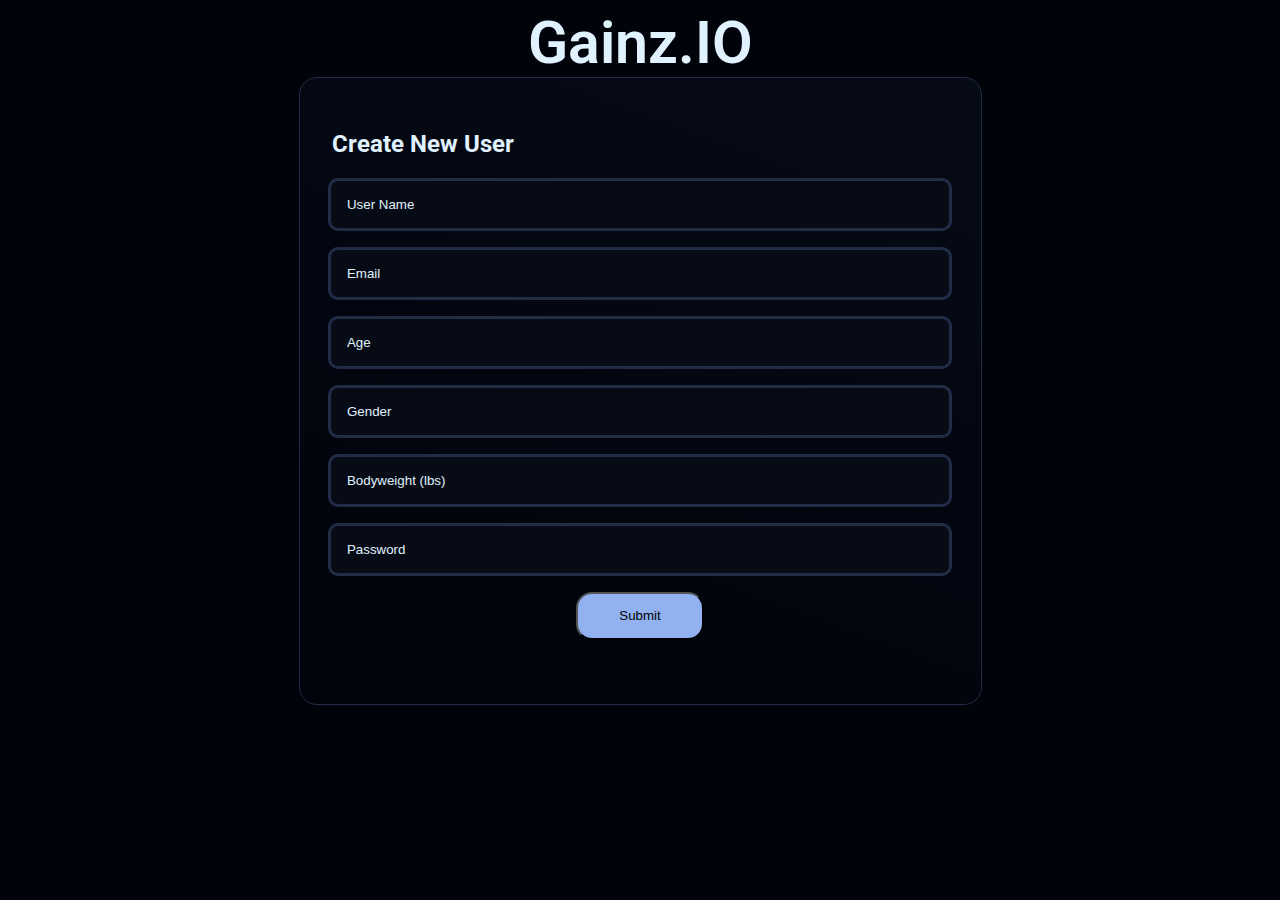
<file: gains/src/main/resources/static/index.html>
<!DOCTYPE html>
<html lang="en">
<head>
  <meta name="viewport" content="width=device-width, initial-scale=1.0">
  <meta charset="UTF-8" />
  <title>Gains App</title>
  <link rel="stylesheet" href="style.css">

  <link rel="preconnect" href="https://fonts.googleapis.com">
  <link rel="preconnect" href="https://fonts.gstatic.com" crossorigin>
  <link href="https://fonts.googleapis.com/css2?family=Roboto:ital,wght@0,100..900;1,100..900&display=swap" rel="stylesheet">

</head>
<body>
  <container>
    <nav class="navbar">
    <div class="navdiv">
      <div class="logo"><a href="#">Gainz.IO</a></div>

     
 
  <div class="create-user-card">
    <h2>Create New User</h2>
  
    <form id="user-form" class="center-input-section">
      <input name="userName" type="text" placeholder="User Name" />
      <input name="email" type="email" placeholder="Email" />
      <input name="age" type="number" placeholder="Age" />
      <input name="gender" type="text" placeholder="Gender" />
      <input name="bodyweight" type="number" placeholder="Bodyweight (lbs)" />
      <input name="passWord" type="password" placeholder="Password" />
  
      <button class="submit">Submit</button>
      <p id="message"></p>
    </form>
  </div>

  <script src="./createUser.js"></script> 

</body>
</html>
</file>
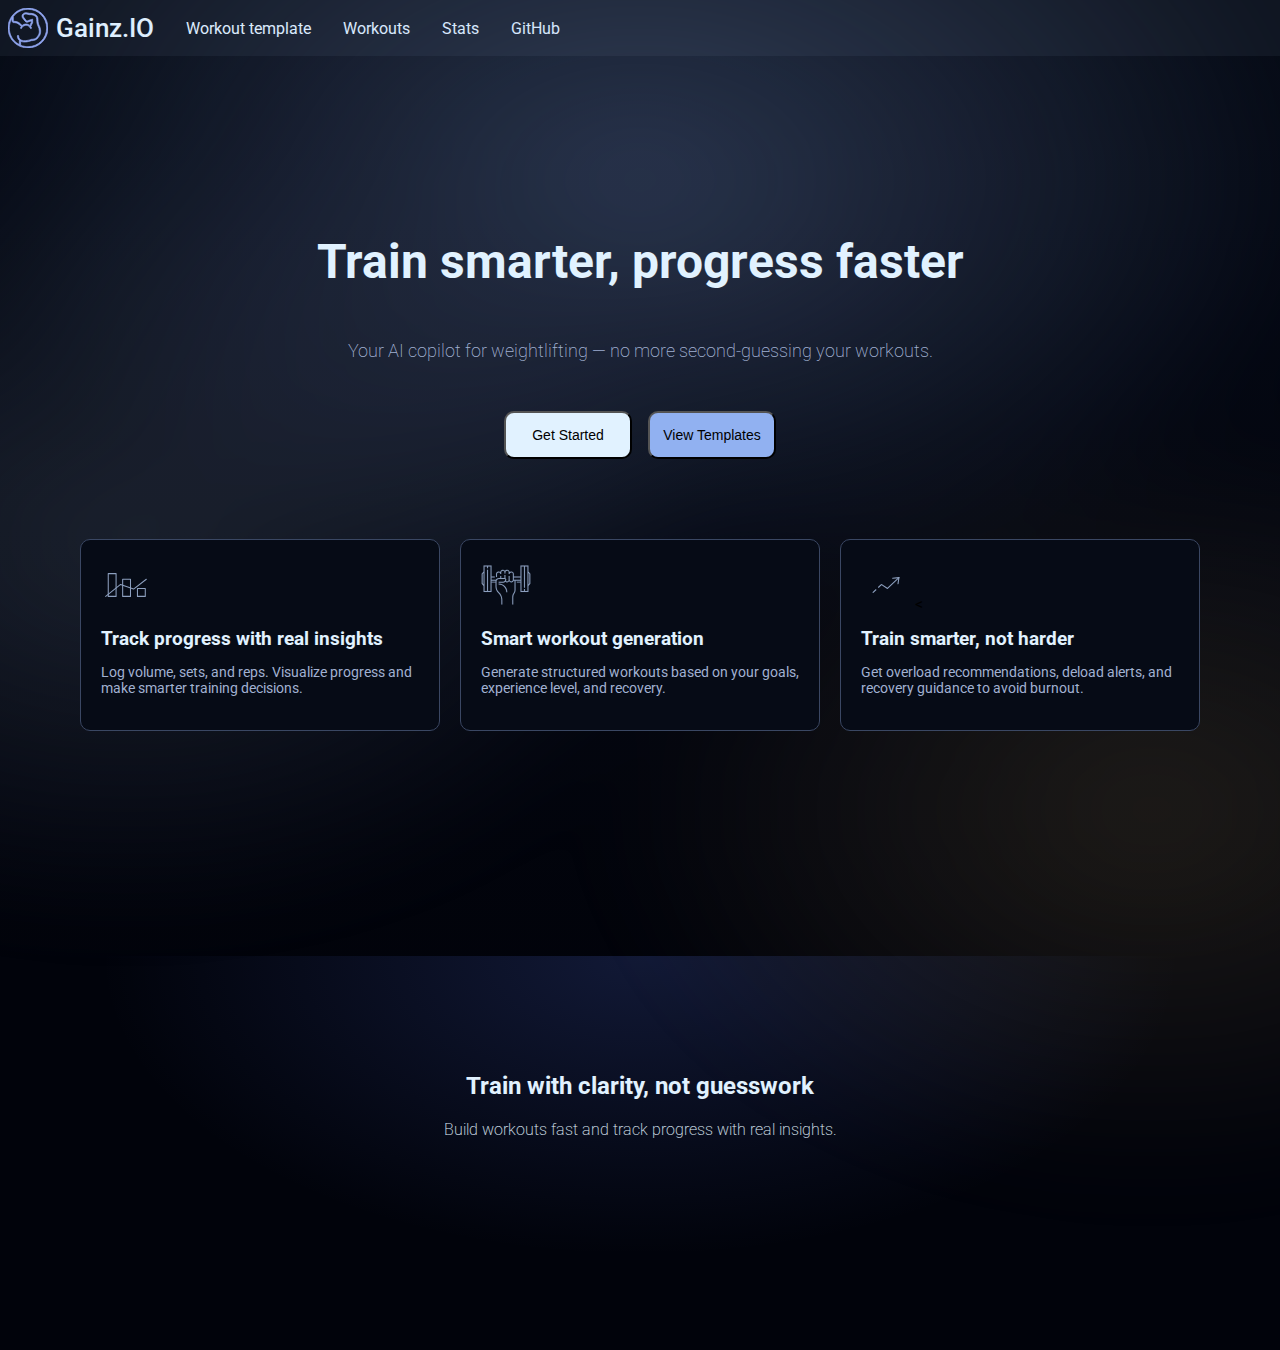
<file: gains/src/main/resources/static/homepage.html>
<!DOCTYPE html>
<html lang="en">

<head>
  <meta name="viewport" content="width=device-width, initial-scale=1.0">
  <meta charset="UTF-8" />
  <title>Gains App</title>
  <link rel="stylesheet" href="homepage-style.css">

  <link rel="preconnect" href="https://fonts.googleapis.com">
  <link rel="preconnect" href="https://fonts.gstatic.com" crossorigin>
  <link href="https://fonts.googleapis.com/css2?family=Roboto:ital,wght@0,100..900;1,100..900&display=swap"
    rel="stylesheet">

</head>

<body>
  <container>
    <nav>
      <div class="navdiv">
        <div class="logo"><a href="#"> <img src="muscle.svg"> Gainz.IO </a></div>
        <ul class="nav-links">
          <li> <a href="#workout templates" class="navtext">Workout template</a></li>
          <li> <a href="#workouts" class="navtext">Workouts</a></li>
          <li> <a href="#stats" class="navtext">Stats</a></li>
          <li> <a href="#github" class="navtext">GitHub</a></li>
        </ul>
      </div>
    </nav>
    <div class="hero-section">
      <h1>Train smarter, progress faster</h1>
      <p>Your AI copilot for weightlifting — no more second-guessing your workouts.</p>
      <div class="hero-action">
        <button class="get-started"> <text class="button-text">Get Started</text></button>
        <button class="view-templates"><text class="button-text">View Templates</text></button>
      </div>
      <div class="three-features">
        <div class="feature-card">
          <img src="analytics.svg" alt="Analytics icon" class="feature-icon">
          <h1>Track progress with real insights</h1>
          <p>Log volume, sets, and reps.
            Visualize progress and make smarter training decisions.</p>
        </div>
        <div class="feature-card">
          <img src="workout-plan.svg" alt="workout-plan icon" class="feature-icon">
          <h1>Smart workout generation</h1>
          <p>
            Generate structured workouts based on your goals,
            experience level, and recovery.
          </p>
        </div>
        <div class="feature-card">
            <img src="trending.svg" alt="trending icon" class="feature-icon">
          <<h1>Train smarter, not harder</h1>
            <p>
              Get overload recommendations, deload alerts,
              and recovery guidance to avoid burnout.
            </p>
        </div>
      </div>
    </div>

    <section class="proof-section">
  <div class="proof-div">
      <h2>Train with clarity, not guesswork</h2>
      <p>Build workouts fast and track progress with real insights.</p>
    </div>

    <div class="split-right">
    </div>
  </div>
</section>




  </container>



</body>

</html>
</file>
<file: gains/src/main/resources/static/style.css>
body {
    background-color: var(--bg-dark);
    font-family: 'Roboto', system-ui, -apple-system, BlinkMacSystemFont, sans-serif;
}

*{
  text-decoration: none;
}

.logo a{
  font-size: 59px;
  font-weight: 600;
  color: var(--text);
}

.navbar{
  padding-right: 15px;
  padding-left: 15px;
}

.navdiv {
  display: flex;
  align-items: center;
  justify-content: space-between;
  flex-direction: column;
}

li{
  list-style: none;
  display: inline;
}

.navtext{
  color: var(--text);
  font-size: 18px;
  font-weight: bold;
  margin-right: 25px;
}

.nav-links a:hover {
  color: var(--text-muted);
}

.submit {
  margin: auto 0;
  background-color: var(--primary);
  border-radius: 1rem;
  width: 8rem;
  height: 3rem;
}

.submit:hover {
  box-shadow: 0 0 12px rgba(120, 160, 255, 0.4);
}

.form-container {
  margin: 0 auto;
}

.create-user-card {
  width: 50%;
  margin: 0 auto;
  padding: 2rem;
  padding-bottom: 1rem;
  background: linear-gradient(200deg, var(--bg), var(--bg-dark));
  border: 1px solid var(--border-muted);
  border-radius: 18px;
}

.create-user-card input{
  color: var(--text-muted);
}


  h1, h2{
    color: var(--text);
  }

  .text-input{
    color: var(--text);
  }

  

  .center-input-section {
    display: flex;
    flex-direction: column;
    gap: 1rem;
    align-items: center;
  }

  .input-field {
    color: var(--text);
  }

  .button-text {
    font-size: large;
    font-weight: 100;
  }

  input {
    background: var(--bg);
    border: solid var(--border-muted);
    border-radius: 10px;
    padding: 1rem;
    outline: none;
    box-shadow: none;
    width: 95%;
  }

  input:focus-visible {
    border-color: var(--highlight);
  }

  .container {
    width: 100%;
    padding: 1rem;
  }

  .create-user-card input::-webkit-input-placeholder {
    color: var(--text);
  }
  .create-user-card input::-moz-placeholder {
    color: var(--text);
  }
  .create-user-card input:-ms-input-placeholder {
    color: var(--text);
  }
  .create-user-card input::placeholder {
    color: var(--text);
  }
  

  @media (min-width: 567px) {
    /* Styles applied when viewport is 768px or wider */
    .container {
      max-width: 540px;
      margin:0 auto;
      
    }
  }

  @media (min-width: 768px) {
    /* Styles applied when viewport is 768px or wider */
    .container {
      max-width: 720px;
      margin:0 auto;

    }
   
  }

  @media (min-width: 992px) {
    /* Styles applied when viewport is 768px or wider */
    .container {
      max-width: 960px;
    }
  }

  @media (min-width: 1200px) {
    .container {
      max-width: 1140px;
    }
  }


  /* Chrome, Safari, Edge */
input[type="number"]::-webkit-inner-spin-button,
input[type="number"]::-webkit-outer-spin-button {
  -webkit-appearance: none;
  margin: 0;
}

/* Firefox */
input[type="number"] {
  -moz-appearance: textfield;
}


.create-user-card input[type="number"]::-webkit-inner-spin-button,
.create-user-card input[type="number"]::-webkit-outer-spin-button {
  -webkit-appearance: none;
  margin: 0;
}

.create-user-card input[type="number"] {
  -moz-appearance: textfield;
}

  :root {
    /* hsl (fallback color) */
    --bg-dark: hsl(228 79% 2%);
    --bg: hsl(222 55% 5%);
    --bg-light: hsl(220 35% 10%);
    --text: hsl(220 100% 98%);
    --text-muted: hsl(220 35% 73%);
    --highlight: hsl(220 20% 42%);
    --border: hsl(220 26% 31%);
    --border-muted: hsl(220 37% 20%);
    --primary: hsl(220 78% 76%);
    --secondary: hsl(40 53% 60%);
    --danger: hsl(9 26% 64%);
    --warning: hsl(52 19% 57%);
    --success: hsl(146 17% 59%);
    --info: hsl(217 28% 65%);
    /* oklch */
    --bg-dark: oklch(0.1 0.025 264);
    --bg: oklch(0.15 0.025 264);
    --bg-light: oklch(0.2 0.025 264);
    --text: oklch(0.96 0.05 264);
    --text-muted: oklch(0.76 0.05 264);
    --highlight: oklch(0.5 0.05 264);
    --border: oklch(0.4 0.05 264);
    --border-muted: oklch(0.3 0.05 264);
    --primary: oklch(0.76 0.1 264);
    --secondary: oklch(0.76 0.1 84);
    --danger: oklch(0.7 0.05 30);
    --warning: oklch(0.7 0.05 100);
    --success: oklch(0.7 0.05 160);
    --info: oklch(0.7 0.05 260);
  }
  body.light {
    /* hsl (fallback color) */
    --bg-dark: hsl(220 59% 91%);
    --bg: hsl(220 100% 97%);
    --bg-light: hsl(220 100% 100%);
    --text: hsl(226 85% 7%);
    --text-muted: hsl(220 26% 31%);
    --highlight: hsl(220 100% 100%);
    --border: hsl(220 19% 53%);
    --border-muted: hsl(220 27% 65%);
    --primary: hsl(221 49% 33%);
    --secondary: hsl(44 100% 14%);
    --danger: hsl(9 21% 41%);
    --warning: hsl(52 23% 34%);
    --success: hsl(147 19% 36%);
    --info: hsl(217 22% 41%);
    /* oklch */
    --bg-dark: oklch(0.92 0.025 264);
    --bg: oklch(0.96 0.025 264);
    --bg-light: oklch(1 0.025 264);
    --text: oklch(0.15 0.05 264);
    --text-muted: oklch(0.4 0.05 264);
    --highlight: oklch(1 0.05 264);
    --border: oklch(0.6 0.05 264);
    --border-muted: oklch(0.7 0.05 264);
    --primary: oklch(0.4 0.1 264);
    --secondary: oklch(0.4 0.1 84);
    --danger: oklch(0.5 0.05 30);
    --warning: oklch(0.5 0.05 100);
    --success: oklch(0.5 0.05 160);
    --info: oklch(0.5 0.05 260);
  }
</file>
<file: gains/src/main/resources/static/homepage-style.css>
body {
    background-color: var(--bg-dark);
    font-family: 'Roboto', system-ui, -apple-system, BlinkMacSystemFont, sans-serif;
    padding: 0;
    margin: 0;
}

*{
  text-decoration: none;
}

nav {
   background-color: var(--bg-light);
    width: 100%;
  }
  
  .navdiv {
    display: flex;
    align-items: center;
    gap: 2rem;              /* space between logo and links */
    padding: .5rem;
  
  }
  
  .logo a {
    display: flex;
    align-items: center;
    gap: 0.5rem;
    font-size: 26px;
    font-weight: 500;
    color: var(--text);
  }
  
  .logo img {
    width: 40px;
    height: 40px;
  }

  .feature-icon {
    width: 50px;
    height: 50px;
    color: var(--text);
  }
  
  .nav-links {
    display: flex;
    align-items: center;
    gap: 2rem;
    list-style: none;
    padding: 0;
    margin: 0;
  }
  
  .nav-links li {
    list-style: none;
  }
  
  .navtext {
    color: var(--text);
    font-size: 16px;
    font-weight: 400;
  }

  .nav-links a:hover {
  color: var(--text-muted);
}

.hero-action{
    align-items: center;
    display: flex;
    justify-content: center;
    gap: 1rem;
    padding-top: 2rem;
}

.get-started {
  background-color: var(--text);
  border-radius: 10px;
  width: 8rem;
  height: 3rem;
}

.view-templates {
    background-color: var(--primary);
    border-radius: 10px;
    width: 8rem;
    height: 3rem;
  }

.submit:hover {
  box-shadow: 0 0 12px rgba(120, 160, 255, 0.4);
}

.form-container {
  margin: 0 auto;
}

.hero-section {
  overflow: hidden;

  display: flex;
  flex-direction: column;
  justify-content: center;
  align-items: center;
  text-align: center;
  margin: 0;

  min-height: 100vh;

  background: linear-gradient(
    180deg,
    var(--bg),
    var(--bg-dark)
  );
}

.three-features {
  padding-top: 5rem;
  font: var(--text);
  display: flex;
  gap: 20px;
  flex-wrap: wrap;
  padding: 5rem;
}


.feature-card {
  padding: 20px;
  border-radius: 10px;
  background: var(--bg);
  position: relative;
  flex: 1;
  min-width: 250px;
  min-height: 150px;
  border: 1px solid var(--border);
}

.hero-section::before {
  content: "";
  position: absolute;
  inset: -50%;

  background:
    radial-gradient(
      1100px 700px at 50% 35%,
      hsl(220 78% 76% / 0.26),
      transparent 62%
    ),

    radial-gradient(
      900px 600px at 30% 55%,
      hsl(217 28% 65% / 0.18),
      transparent 65%
    ),

    radial-gradient(
      800px 550px at 70% 70%,
      hsl(40 53% 60% / 0.14),
      transparent 70%
    );

  filter: blur(44px);
  animation: glowOrbit 34s linear infinite;
  z-index: 0;
}

.hero-section > * {
  position: relative;
  z-index: 1;
}

@keyframes glowOrbit {
  0%   { transform: translate(-2%, -1%) scale(1); }
  50%  { transform: translate(2%,  1%) scale(1.06); }
  100% { transform: translate(-2%, 1.5%) scale(1.02); }
}

@media (prefers-reduced-motion: reduce) {
  .hero-section::before {
    animation: none;
  }
}

.hero-section::after {
  content: "";
  position: absolute;
  inset: 0;
  background-image: url("data:image/svg+xml,%3Csvg xmlns='http://www.w3.org/2000/svg' width='200' height='200'%3E%3Cfilter id='n'%3E%3CfeTurbulence type='fractalNoise' baseFrequency='0.7' numOctaves='4'/%3E%3C/filter%3E%3Crect width='100%25' height='100%25' filter='url(%23n)' opacity='0.025'/%3E%3C/svg%3E");
  pointer-events: none;
  z-index: -1;
}


.create-user-card input{
  color: var(--text-muted);
}

.hero-section h1,
.hero-section h2 {
  color: var(--text);
  font-size: clamp(2.5rem, 5vw, 3rem);
}
  p {
    color: var(--text-muted);
    font-size: 18px;
    font-weight: 200;
  }

  .three-features{
    text-align: start;
  }

  .three-features h1{
    font-size: 19px

  }

   .three-features p {
    color: var(--text-muted);
    font-size: 14px;
    font-weight: 400;
  }



  .button-text {
    font-size: 14px;
    font-weight: 100;
  }

  input {
    background: var(--bg);
    border: solid var(--border-muted);
    border-radius: 10px;
    padding: 1rem;
    outline: none;
    box-shadow: none;
    width: 95%;
  }

  input:focus-visible {
    border-color: var(--highlight);
  }

  .container {
    width: 100%;
    padding: 1rem;
  }


  .proof-section{
  padding: 96px 24px;
  background: radial-gradient(900px 500px at 50% 0%, rgba(92,124,250,.18), transparent 60%);
}

.proof-div {
  max-width: 1100px;
  max-height: 1100px;
  margin: 0 auto;
  align-items: center;
}

.proof-div h2{
  font-size: 24px;
  color: var(--text);
  text-align: center;
  
}
.proof-div p{
  font-size: 16px;
  color: var(--text);
  text-align: center;
  
}





/* Responsive: stack on mobile */
@media (max-width: 900px){
  .split-wrap{
    grid-template-columns: 1fr;
    gap: 28px;
  }
  .split-section{
    padding: 72px 18px;
  }
  .split-left p{
    max-width: 60ch;
  }
}
  

  @media (min-width: 567px) {
    /* Styles applied when viewport is 768px or wider */
    .container {
      max-width: 540px;
      margin:0 auto;
      
    }
  }

  @media (min-width: 768px) {
    /* Styles applied when viewport is 768px or wider */
    .container {
      max-width: 720px;
      margin:0 auto;

    }
   
  }

  @media (min-width: 992px) {
    /* Styles applied when viewport is 768px or wider */
    .container {
      max-width: 960px;
    }
  }

  @media (min-width: 1200px) {
    .container {
      max-width: 1140px;
    }
  }


  /* Chrome, Safari, Edge */
input[type="number"]::-webkit-inner-spin-button,
input[type="number"]::-webkit-outer-spin-button {
  -webkit-appearance: none;
  margin: 0;
}

/* Firefox */
input[type="number"] {
  -moz-appearance: textfield;
}


.create-user-card input[type="number"]::-webkit-inner-spin-button,
.create-user-card input[type="number"]::-webkit-outer-spin-button {
  -webkit-appearance: none;
  margin: 0;
}

.create-user-card input[type="number"] {
  -moz-appearance: textfield;
}

  :root {
    /* hsl (fallback color) */
    --bg-dark: hsl(228 79% 2%);
    --bg: hsl(222 55% 5%);
    --bg-light: hsl(220 35% 10%);
    --text: hsl(220 100% 98%);
    --text-muted: hsl(220 35% 73%);
    --highlight: hsl(220 20% 42%);
    --border: hsl(220 26% 31%);
    --border-muted: hsl(220 37% 20%);
    --primary: hsl(220 78% 76%);
    --secondary: hsl(40 53% 60%);
    --danger: hsl(9 26% 64%);
    --warning: hsl(52 19% 57%);
    --success: hsl(146 17% 59%);
    --info: hsl(217 28% 65%);
    /* oklch */
    --bg-dark: oklch(0.1 0.025 264);
    --bg: oklch(0.15 0.025 264);
    --bg-light: oklch(0.2 0.025 264);
    --text: oklch(0.96 0.05 264);
    --text-muted: oklch(0.76 0.05 264);
    --highlight: oklch(0.5 0.05 264);
    --border: oklch(0.4 0.05 264);
    --border-muted: oklch(0.3 0.05 264);
    --primary: oklch(0.76 0.1 264);
    --secondary: oklch(0.76 0.1 84);
    --danger: oklch(0.7 0.05 30);
    --warning: oklch(0.7 0.05 100);
    --success: oklch(0.7 0.05 160);
    --info: oklch(0.7 0.05 260);
  }
  body.light {
    /* hsl (fallback color) */
    --bg-dark: hsl(220 59% 91%);
    --bg: hsl(220 100% 97%);
    --bg-light: hsl(220 100% 100%);
    --text: hsl(226 85% 7%);
    --text-muted: hsl(220 26% 31%);
    --highlight: hsl(220 100% 100%);
    --border: hsl(220 19% 53%);
    --border-muted: hsl(220 27% 65%);
    --primary: hsl(221 49% 33%);
    --secondary: hsl(44 100% 14%);
    --danger: hsl(9 21% 41%);
    --warning: hsl(52 23% 34%);
    --success: hsl(147 19% 36%);
    --info: hsl(217 22% 41%);
    /* oklch */
    --bg-dark: oklch(0.92 0.025 264);
    --bg: oklch(0.96 0.025 264);
    --bg-light: oklch(1 0.025 264);
    --text: oklch(0.15 0.05 264);
    --text-muted: oklch(0.4 0.05 264);
    --highlight: oklch(1 0.05 264);
    --border: oklch(0.6 0.05 264);
    --border-muted: oklch(0.7 0.05 264);
    --primary: oklch(0.4 0.1 264);
    --secondary: oklch(0.4 0.1 84);
    --danger: oklch(0.5 0.05 30);
    --warning: oklch(0.5 0.05 100);
    --success: oklch(0.5 0.05 160);
    --info: oklch(0.5 0.05 260);
  }
</file>
